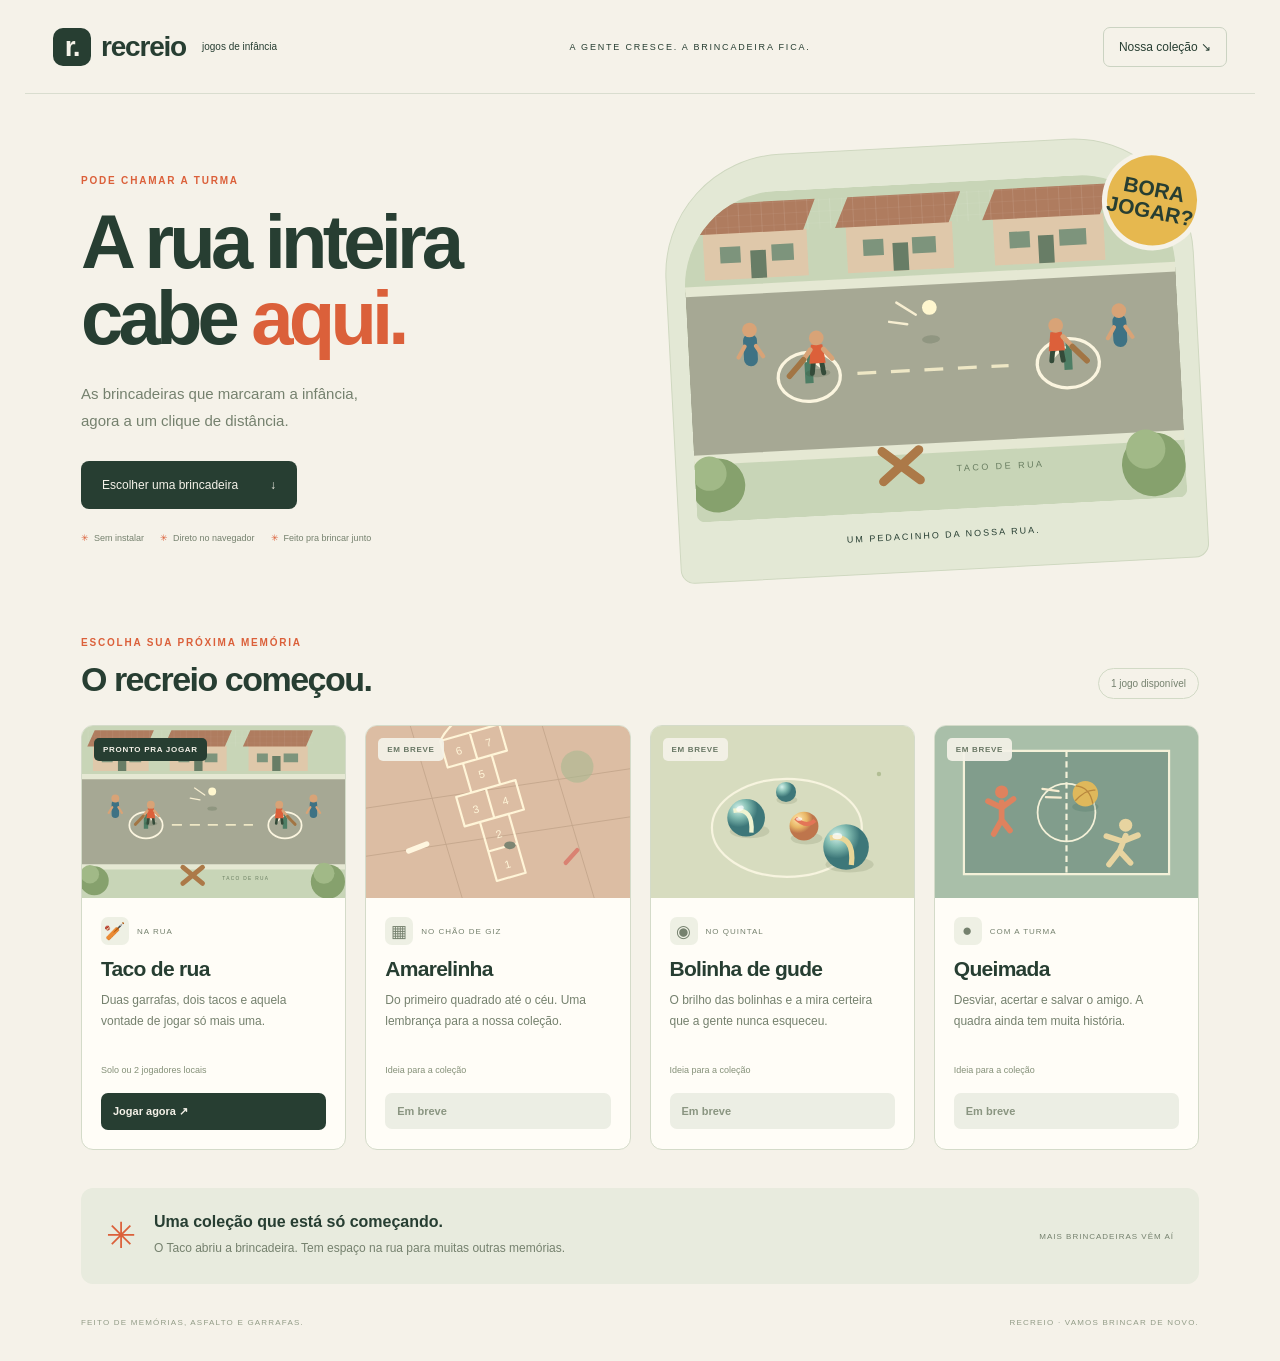
<file: index.html>
<!doctype html>
<html lang="pt-BR">
<head><meta charset="utf-8"><meta name="viewport" content="width=device-width, initial-scale=1"><meta name="theme-color" content="#f5f2e9"><meta name="description" content="Um lugar para reencontrar as brincadeiras da infância. Jogue taco no navegador e descubra nossa coleção."><title>Recreio — jogos de infância</title><link rel="stylesheet" href="hub.css"></head>
<body>
<header class="site-header"><a class="brand" href="./" aria-label="Recreio, início"><span class="brand-mark">r.</span>recreio<span class="brand-note">jogos de infância</span></a><span class="header-note">A GENTE CRESCE. A BRINCADEIRA FICA.</span><a class="collection-link" href="#colecao">Nossa coleção ↘</a></header>
<main id="hub">
<section class="hero"><div class="hero-copy"><p class="eyebrow">PODE CHAMAR A TURMA</p><h1>A rua inteira<br>cabe <em>aqui.</em></h1><p>As brincadeiras que marcaram a infância,<br>agora a um clique de distância.</p><a class="primary" href="#colecao">Escolher uma brincadeira <span>↓</span></a><div class="hero-tags"><span>Sem instalar</span><span>Direto no navegador</span><span>Feito pra brincar junto</span></div></div><div class="hero-art"><img src="assets/taco.svg" alt="Uma rua vista de cima com tacos, garrafas e uma bolinha"><span class="sticker">BORA<br>JOGAR?</span><span class="art-caption">UM PEDACINHO DA NOSSA RUA.</span></div></section>
<section id="colecao" class="collection"><div class="section-heading"><div><p class="eyebrow">ESCOLHA SUA PRÓXIMA MEMÓRIA</p><h2>O recreio começou.</h2></div><span id="gameCount" class="count">1 jogo disponível</span></div><div id="gameGrid" class="game-grid"></div></section>
<section class="memory-note"><span class="note-icon">✳</span><div><h3>Uma coleção que está só começando.</h3><p>O Taco abriu a brincadeira. Tem espaço na rua para muitas outras memórias.</p></div><span class="note-label">MAIS BRINCADEIRAS VÊM AÍ</span></section>
<footer><span>FEITO DE MEMÓRIAS, ASFALTO E GARRAFAS.</span><span>RECREIO · VAMOS BRINCAR DE NOVO.</span></footer>
</main>
<section id="player" class="player" hidden aria-label="Jogo aberto"><div class="player-toolbar"><button id="backToHub">← Voltar ao hub</button><div class="playing-title"><span class="playing-dot"></span><strong id="playingTitle">Taco de rua</strong><span>AGORA É SUA VEZ</span></div><button id="fullscreen" aria-pressed="false">⛶ Tela cheia</button></div><p id="playerStatus" role="status" aria-live="polite"></p><iframe id="gameFrame" title="Taco de rua" allow="fullscreen" allowfullscreen></iframe></section>
<script src="catalog.js"></script><script src="hub.js"></script>
</body></html>
</file>
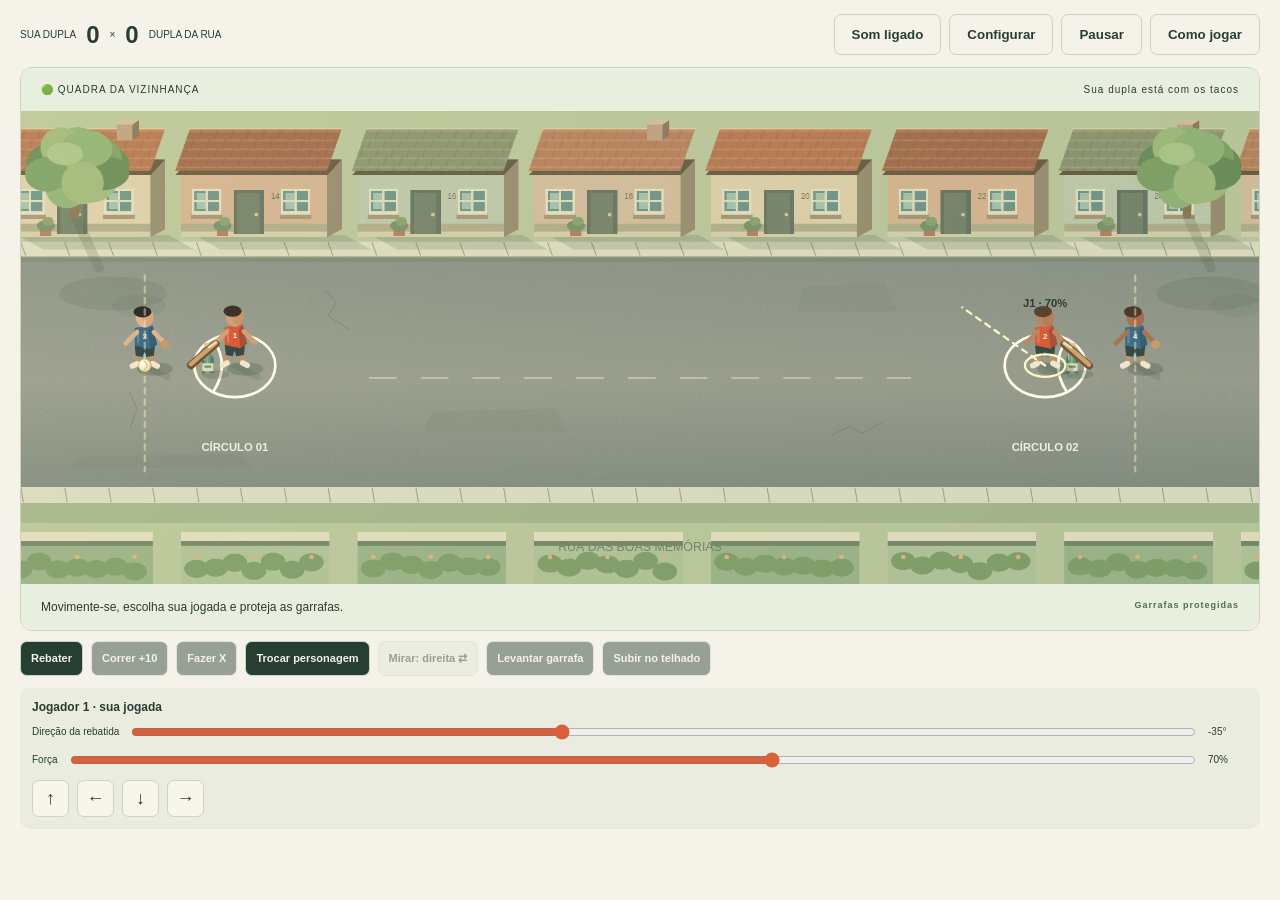
<file: games/taco/index.html>
<!doctype html>
<html lang="pt-BR"><head><meta charset="utf-8"><meta name="viewport" content="width=device-width,initial-scale=1"><title>Taco de rua</title><link rel="stylesheet" href="../../style.css"></head>
<body><header><a href="../../" target="_top">TACO <small>de rua</small></a><span>SOL NA RUA. JOGO NA MÃO.</span></header><main>
<div class="game-toolbar"><div class="compact-score"><span id="teamLabel">SUA DUPLA</span> <b id="score">0</b><span>×</span><b id="enemyScore">0</b> <span id="enemyLabel">DUPLA DA RUA</span><div class="progress" hidden><i id="progress"></i></div></div><div><button id="sound" aria-pressed="true">Som ligado</button><button id="settingsOpen">Configurar</button><button id="pause">Pausar</button><button id="help">Como jogar</button></div></div><section class="game"><div class="strip"><span>🟢 QUADRA DA VIZINHANÇA</span><span id="phase">Com os tacos</span></div><canvas id="field" width="1100" height="420" aria-label="Rua com dois círculos, garrafas, batedores e lançadores"></canvas><div class="strip bottom"><span id="message" role="status" aria-live="polite">A bola vem aí!</span><span id="danger">Garrafas protegidas</span></div></section>
<section class="actions"><button id="hit">Rebater / lançar</button><button id="run">Correr +10</button><button id="cross">Fazer X</button><button id="switch">Trocar personagem</button><button id="aim">Alvo: direita ⇄</button><button id="restore">Levantar garrafa</button><button id="climb">Subir no telhado</button></section><section id="localControls" hidden><div class="actions"><button id="p2hit">J2 · Lançar</button><button id="p2run">J2 · Correr</button><button id="p2cross">J2 · Fazer X</button><button id="p2switch">J2 · Trocar personagem</button><button id="p2restore">J2 · Levantar garrafa</button><button id="p2climb">J2 · Subir no telhado</button><button id="p2aim">J2 · Alvo</button></div></section><section class="skill-controls"><div><b>Jogador 1 · sua jogada</b><label>Direção da rebatida <input id="angle1" type="range" min="-180" max="180" value="-35"><output id="angleValue1">-35°</output></label><label>Força <input id="power1" type="range" min="20" max="100" value="70"><output id="powerValue1">70%</output></label><div class="dpad" aria-label="Movimento do jogador 1"><button data-move="w">↑</button><button data-move="a">←</button><button data-move="s">↓</button><button data-move="d">→</button></div></div><div id="skill2" hidden><b>Jogador 2 · sua jogada</b><label>Direção da rebatida <input id="angle2" type="range" min="-180" max="180" value="35"><output id="angleValue2">35°</output></label><label>Força <input id="power2" type="range" min="20" max="100" value="70"><output id="powerValue2">70%</output></label><div class="dpad" aria-label="Movimento do jogador 2"><button data-move="arrowup">↑</button><button data-move="arrowleft">←</button><button data-move="arrowdown">↓</button><button data-move="arrowright">→</button></div></div></section><footer>FEITO DE MEMÓRIAS, ASFALTO E GARRAFAS.<span>01 — O CLÁSSICO DA RUA</span></footer>
<dialog id="settings"><button id="settingsClose" aria-label="Fechar configurações">✕</button><h2>Sua partida</h2><section class="match-options"><label>Modo <select id="mode"><option value="solo">Contra o computador</option><option value="local">2 jogadores no mesmo aparelho</option></select></label><label>Sua dupla <select id="team"><option value="orange">Os irmãos · laranja</option><option value="blue">Turma do bairro · azul</option></select></label><label>Começar com <select id="startRole"><option value="bat">Os tacos</option><option value="ball">A bolinha</option></select></label></section><label id="mousePlayerLabel" hidden>Mouse controla <select id="mousePlayer"><option value="1">Jogador 1</option><option value="2">Jogador 2</option></select></label><label>Controle Xbox joga como <select id="padPlayer"><option value="2">Jogador 2 (modo local)</option><option value="1">Jogador 1</option></select></label><p id="gamepadStatus" role="status">Conecte o controle e aperte um botão nele.</p><label class="volume-control">Volume <input id="volume" type="range" min="0" max="100" value="45"><output id="volumeValue">45%</output></label><p class="audio-note">Efeitos sonoros ativados após seu primeiro clique ou tecla. O botão Som liga/desliga sem reiniciar a partida.</p><button id="restart">Aplicar e começar nova partida</button></dialog><dialog id="result"><p class="eyebrow">FIM DE PARTIDA</p><h2 id="resultTitle"></h2><p id="resultScore"></p><p id="resultStats"></p><button id="rematch">Bora uma revanche!</button><button id="dismissResult">Ver a rua</button></dialog><dialog id="rules"><button id="close" aria-label="Fechar">✕</button><p class="eyebrow">AS REGRAS DA NOSSA RUA</p><h2>Bora jogar taco?</h2><p><b>Controle Xbox USB:</b> conecte e aperte um botão. No modo local controla J2 por padrão (mude em Configurar); no solo controla J1. Analógico esquerdo move, direito mira. A rebate ou, segurando e soltando, lança; B troca personagem; X corre; Y levanta a garrafa caída do seu lado ou sobe/desce do telhado; direcional ↑ faz X; direcional ← muda alvo; LB/RB diminui/aumenta força; Menu pausa. Aperte um botão no jogo com o mouse primeiro para ativar o som.</p><p><b>Teclado J2:</b> setas movem, / troca personagem, Enter rebate/lança, L corre, K cruza tacos, M sobe/desce e O levanta a garrafa. J1 usa E para levantar.</p><p><b>Esbarrão:</b> pisar na garrafa pode derrubá-la sem trocar equipes. A corrida faz uma pausa para o lançador daquele lado ir levantá-la e voltar ao lugar. Use Levantar garrafa ou E/O. As marcas são de giz branco, com o arco interno atrás da garrafa.</p><p><b>Bolada não é rebatida:</b> acertar o jogador ou o taco do mesmo lado do lançador não libera corrida nem pontos. A defesa busca a bola e lança novamente. A rebatida precisa ser feita pelo batedor do lado contrário.</p><p><b>Lado da coleta:</b> rebatida do batedor da direita só pode ser recolhida pelo lançador da esquerda; rebatida da esquerda, só pelo lançador da direita. Vale no chão, no ar e no telhado, mesmo depois das corridas. Troque de personagem para controlar o lançador correto.</p><p><b>Pegar a bola:</b> bolas rápidas podem escapar das mãos e cair. Se a tentativa no ar falhar, não há vitória. Use os botões Subir/Descer para buscar no telhado; ficam disponíveis para a dupla lançadora quando existe uma bola no telhado.</p><p><b>Movimento livre:</b> J1 usa WASD e Q para alternar os dois personagens. J2 usa as setas e / para alternar. Fora do círculo, sua garrafa fica vulnerável. R (J1) ou L (J2) manda a dupla correr para os círculos opostos; você também pode mover cada personagem manualmente.</p><p><b>Rebatida:</b> escolha direção e força nos controles e aperte Espaço (J1) ou Enter (J2) quando a bola estiver perto do taco. A posição, a direção e a força mudam onde a bola cai.</p><p><b>Mouse no PC:</b> mova o cursor no campo para mirar a rebatida ou o lançamento. Clique esquerdo executa a jogada com a força escolhida; a rodinha para cima aumenta a força e para baixo diminui. Clique direito manda o personagem até um ponto. No modo local, escolha qual jogador usa o mouse. A mira da rebatida permite todas as direções.</p><p><b>Bolinha:</b> mova seu personagem até a bola para pegá-la. No PC, clique direito manda o personagem selecionado até um ponto. No toque, tocar no campo ajusta a mira com a bola na mão ou manda o personagem até um ponto sem a bola. Escolha uma garrafa com o botão de alvo ou mire livremente. Segure Espaço/Enter para carregar e solte para lançar. Os botões lançam usando a força escolhida.</p><p>Cada troca completa vale 10 pontos. Aos 100, X (J1) ou K (J2) leva os tacos ao meio. Se a bola ficar no telhado, a corrida continua até 100 pontos. A dupla da bola usa C (J1), M (J2) ou o botão para subir, recuperar e depois descer. Não pode lançar de cima do telhado. Pegar uma rebatida no ar, antes do primeiro toque no chão, dá vitória à dupla da bola. Depois de pegar a bola, o lançador pode recuar, mas não avançar além da linha de coleta. Uma nova rebatida permite buscar a bola mais à frente. P pausa. O modo e a dupla escolhidos são aplicados em “Nova partida”.</p><button id="play">Entendi, bora!</button></dialog><script src="../../audio.js"></script><script src="../../visuals.js"></script><script src="../../gamepad.js"></script><script src="../../game.js"></script></main></body></html>
</file>
<file: hub.css>
:root{--paper:#f5f2e9;--ink:#273e32;--orange:#db603a;--muted:#75816e}*{box-sizing:border-box}html{scroll-behavior:smooth}body{margin:0;background:var(--paper);color:var(--ink);font-family:Arial,sans-serif}a{color:inherit;text-decoration:none}button{font:inherit;cursor:pointer}button:focus-visible,a:focus-visible{outline:3px solid var(--orange);outline-offset:4px}[hidden]{display:none!important}.site-header{height:94px;max-width:1230px;margin:auto;display:flex;align-items:center;justify-content:space-between;padding:0 28px;border-bottom:1px solid #d9ddcf}.brand{display:flex;align-items:center;gap:10px;font-size:28px;font-weight:800;letter-spacing:-1.2px}.brand-mark{display:grid;place-items:center;width:38px;height:38px;background:var(--ink);color:var(--paper);border-radius:10px;font-size:28px}.brand-note{font-size:10px;letter-spacing:0;font-weight:400;margin-left:6px}.header-note{font-size:9px;letter-spacing:1.8px}.collection-link{font-size:12px;border:1px solid #cbd3c2;border-radius:7px;padding:12px 15px}main{max-width:1174px;margin:auto;padding:52px 28px 0}.hero{display:grid;grid-template-columns:1fr 1fr;gap:60px;align-items:center;padding-bottom:66px}.eyebrow{color:var(--orange);font-size:10px;letter-spacing:1.8px;font-weight:700;margin:0 0 18px}h1{font-size:76px;line-height:1;letter-spacing:-4.8px;margin:0 0 24px}h1 em{color:var(--orange);font-style:normal}.hero-copy>p:not(.eyebrow){color:var(--muted);font-size:15px;line-height:1.8}.primary{display:inline-flex;align-items:center;gap:32px;background:var(--ink);color:var(--paper);padding:17px 21px;border-radius:8px;font-size:12px;margin-top:12px}.primary:hover{background:#395d43}.hero-tags{display:flex;gap:16px;flex-wrap:wrap;margin-top:24px;font-size:9px;color:var(--muted)}.hero-tags span:before{content:'✳';color:var(--orange);margin-right:5px}.hero-art{position:relative;background:#e3e8d5;border-radius:120px 120px 14px 14px;transform:rotate(-3deg);padding:36px 18px 30px;border:1px solid #cfd8c0}.hero-art img{width:100%;display:block;border-radius:95px 95px 8px 8px}.sticker{position:absolute;right:-12px;top:15px;background:#e6b84f;width:100px;height:100px;border-radius:50%;display:grid;place-content:center;text-align:center;transform:rotate(14deg);font-weight:800;font-size:21px;line-height:1.05;border:5px solid var(--paper)}.art-caption{display:block;text-align:center;font-size:9px;letter-spacing:2px;margin-top:20px}.collection{scroll-margin-top:24px}.section-heading{display:flex;justify-content:space-between;align-items:end;margin-bottom:26px}.section-heading .eyebrow{margin-bottom:12px}h2{font-size:34px;letter-spacing:-1.5px;margin:0}.count{font-size:10px;color:var(--muted);border:1px solid #d2dac6;padding:9px 12px;border-radius:20px}.game-grid{display:grid;grid-template-columns:repeat(4,1fr);gap:19px}.game-card{border:1px solid #d4dbc9;border-radius:12px;overflow:hidden;background:#fffdf7;transition:transform .2s,box-shadow .2s}.game-card.playable:hover{transform:translateY(-5px);box-shadow:0 14px 28px #273e3210}.card-cover{display:block;height:172px;position:relative;background:#e2e8d8}.card-cover img{width:100%;height:100%;object-fit:cover}.badge{position:absolute;top:12px;left:12px;font-size:8px;letter-spacing:.7px;font-weight:700;padding:7px 9px;background:#f5f2e9eb;border-radius:5px;color:#687764}.badge.available{background:var(--ink);color:#f5f2e9}.card-body{padding:19px}.card-category{display:flex;align-items:center;gap:8px;color:var(--muted);font-size:8px;letter-spacing:1px}.game-icon{font-size:17px;display:grid;place-items:center;width:28px;height:28px;background:#eef0e4;border-radius:7px}.card-body h3{font-size:21px;letter-spacing:-.7px;margin:12px 0 9px}.card-body p{font-size:12px;line-height:1.7;color:var(--muted);min-height:61px;margin:0 0 14px}.players{display:block;font-size:9px;color:#849078;margin-bottom:18px}.card-button{width:100%;text-align:left;border:0;border-radius:7px;padding:12px;background:var(--ink);color:var(--paper);font-weight:600;font-size:11px}.card-button:hover{background:#395d43}.card-button:disabled{background:#eceee4;color:#8a9581;cursor:default}.memory-note{display:flex;align-items:center;gap:18px;margin-top:38px;padding:25px;background:#e8ebde;border-radius:12px}.note-icon{font-size:36px;color:var(--orange)}.memory-note h3{font-size:16px;margin:0 0 7px}.memory-note p{font-size:12px;line-height:1.7;color:var(--muted);margin:0}.note-label{margin-left:auto;white-space:nowrap;font-size:8px;letter-spacing:1px;color:var(--muted)}footer{display:flex;justify-content:space-between;padding:34px 0;font-size:8px;letter-spacing:1.2px;color:#929c87}.player{height:calc(100dvh - 94px);background:var(--paper);display:flex;flex-direction:column}.player-toolbar{min-height:64px;display:flex;align-items:center;justify-content:space-between;padding:12px 24px;gap:12px;border-bottom:1px solid #d5dbc9}.player-toolbar button{padding:10px 13px;border:1px solid #cbd3c2;border-radius:7px;background:#fffdf7;color:var(--ink);font-size:12px}.playing-title{display:flex;align-items:center;gap:10px;font-size:13px}.playing-title>span:last-child{font-size:8px;letter-spacing:1px;color:var(--muted);margin-left:10px}.playing-dot{width:7px;height:7px;border-radius:50%;background:var(--orange)}#gameFrame{flex:1;width:100%;border:0;min-height:0;background:var(--paper)}#playerStatus{margin:0;padding:0 20px;font-size:12px;line-height:1.6}#playerStatus:not(:empty){padding:10px 20px}.player:fullscreen{height:100dvh;width:100vw;background:var(--paper)}body.in-game{overflow:hidden}@media(max-width:1000px){.game-grid{grid-template-columns:repeat(2,1fr)}.hero{gap:30px}h1{font-size:62px}.header-note{display:none}.card-cover{height:200px}.note-label{display:none}}@media(max-width:600px){.site-header{height:76px;padding:0 16px}.brand{font-size:25px}.brand-note{display:none}.collection-link{font-size:10px;padding:10px}main{padding:32px 16px 0}.hero{grid-template-columns:1fr;gap:30px;padding-bottom:44px}h1{font-size:60px;letter-spacing:-3px}.hero-art{max-width:390px;width:90%;margin:0 auto;padding:20px 14px}.hero-tags{gap:10px}.sticker{width:80px;height:80px;font-size:18px}.hero-copy>p:not(.eyebrow){font-size:13px}.section-heading{align-items:center;gap:10px}h2{font-size:26px}.section-heading .eyebrow{font-size:8px;letter-spacing:1px}.count{font-size:8px;padding:8px;white-space:nowrap}.game-grid{gap:12px}.card-cover{height:128px}.badge{font-size:6px;left:8px;top:8px;padding:6px}.card-body{padding:12px}.card-body h3{font-size:18px}.card-body p{font-size:10px;min-height:68px}.card-category{font-size:7px;letter-spacing:.4px;gap:5px}.game-icon{width:23px;height:23px;font-size:15px}.players{font-size:8px;min-height:20px}.memory-note{padding:18px;gap:12px}.memory-note h3{font-size:14px}.memory-note p{font-size:11px}footer{font-size:7px}footer>span:last-child{display:none}.player{height:calc(100dvh - 76px)}.player-toolbar{padding:10px;min-height:60px}.player-toolbar button{font-size:10px;padding:10px 8px}.playing-title{font-size:11px;gap:5px}.playing-title>span:last-child{display:none}}@media(prefers-reduced-motion:reduce){html{scroll-behavior:auto}.game-card{transition:none}}
</file>
<file: style.css>
:root{--ink:#273e32;--paper:#f5f2e9;--orange:#db603a}*{box-sizing:border-box}body{margin:0;background:var(--paper);color:var(--ink);font-family:Arial,sans-serif}header{max-width:1200px;margin:auto;height:88px;display:flex;justify-content:space-between;align-items:center;border-bottom:1px solid #d9ddcf;padding:0 28px}header a{font-size:32px;font-weight:900;letter-spacing:-2px;text-decoration:none;color:var(--ink)}header small{font-size:12px;letter-spacing:0}header>span,.eyebrow{font-size:10px;letter-spacing:2px;font-weight:700}button{background:transparent;border:1px solid #cbd3c2;border-radius:7px;padding:12px 17px;color:var(--ink);font-weight:600;cursor:pointer}button:hover{background:#e1e7d7}button:focus-visible{outline:3px solid var(--orange)}main{max-width:1160px;margin:auto;padding:38px 28px}.intro{display:flex;align-items:center;justify-content:space-between;margin-bottom:28px}.eyebrow{color:var(--orange)}h1{font-size:66px;line-height:1;letter-spacing:-4px;margin:18px 0}h1 em{font-style:normal;color:var(--orange)}.intro p{color:#798472;font-size:13px;line-height:1.8}aside{background:#e9ecdf;width:245px;padding:24px;border:1px solid #d5ddc9;border-radius:12px}aside label{font-size:10px;letter-spacing:1px}aside strong{display:block;font-size:55px;letter-spacing:-3px;margin:12px 0}aside small{font-size:22px;color:#8e9b81;letter-spacing:-1px}aside p{font-size:10px!important}aside label:last-child{display:block;border-top:1px solid #cfd7c2;padding-top:16px}.progress{background:#d2dbc7;height:5px;border-radius:5px}.progress i{display:block;background:var(--orange);width:0;height:5px;transition:width .3s}.game{border:1px solid #cbd4bf;border-radius:12px;overflow:hidden}.strip{display:flex;justify-content:space-between;padding:16px 20px;font-size:10px;letter-spacing:1px;background:#e9efdf}.bottom{font-size:12px;letter-spacing:0;min-height:46px}.bottom>span:last-child{font-size:9px;letter-spacing:1px;color:#7b8972}canvas{display:block;width:100%;background:#dce4cd}.controls{display:flex;align-items:center;gap:24px;margin-top:20px;font-size:11px;color:#77836e}.controls button{margin-left:auto}kbd{display:inline-block;background:#fffdf7;border:1px solid #d1d9c7;border-bottom-width:3px;border-radius:5px;padding:8px;margin-right:6px;color:var(--ink);font-size:10px}.actions{display:flex;gap:10px;margin-top:16px}.actions button{background:var(--ink);color:var(--paper)}button[hidden]{display:none}footer{display:flex;justify-content:space-between;margin-top:34px;font-size:9px;letter-spacing:1px;color:#929c87}dialog{background:var(--paper);color:var(--ink);border:0;border-radius:14px;max-width:480px;padding:30px;line-height:1.6}dialog::backdrop{background:#20392bce}dialog p{font-size:14px}#close{float:right;border:0}#play{background:var(--ink);color:white}@media(max-width:650px){header{height:70px;padding:0 16px}header>span{display:none}main{padding:24px 14px}h1{font-size:46px}.intro{gap:14px}.intro p{font-size:11px}.eyebrow{font-size:8px;letter-spacing:1px}aside{width:150px;padding:15px}aside strong{font-size:38px}aside small{font-size:16px}aside label{font-size:8px}.controls{flex-wrap:wrap;gap:10px}.controls button{margin-left:0}.strip{padding:12px;font-size:8px}.bottom{font-size:10px}.bottom>span:last-child{display:none}.actions button{padding:13px 9px;font-size:11px;flex:1}footer{font-size:7px}footer span{display:none}}

.match-options{display:flex;align-items:center;gap:16px;margin:20px 0;font-size:11px;flex-wrap:wrap}.match-options label{display:flex;gap:8px;align-items:center}select{font:inherit;color:var(--ink);background:#fffdf7;border:1px solid #cbd3c2;border-radius:6px;padding:10px}#danger{margin-left:auto;color:#50704d;font-weight:700}#danger.exposed{color:#c34328}button:disabled{opacity:.4;cursor:default}.actions{flex-wrap:wrap}#aim{background:#e2e8d8;color:var(--ink)}.game.paused{opacity:.65}@media(max-width:650px){.match-options{gap:10px}.match-options label{flex:1;flex-wrap:wrap}#danger{margin-left:0}.actions button{min-width:90px}}

#localControls{margin-top:20px;padding:18px;background:#e9ecdf;border-radius:10px;font-size:12px;line-height:1.6}#localControls[hidden]{display:none}#result button{margin:5px 5px 0 0}#rematch{background:var(--ink);color:white}#resultTitle{font-size:28px}select{max-width:100%}

.skill-controls{display:flex;gap:20px;margin-top:20px}.skill-controls>div{flex:1;background:#e9ecdf;padding:16px;border-radius:10px;font-size:12px}.skill-controls label{display:flex;align-items:center;gap:10px;margin-top:12px;flex-wrap:wrap}.skill-controls input{flex:1;min-width:90px;accent-color:var(--orange)}.skill-controls output{min-width:40px}.skill-controls p{color:#6d7e65;line-height:1.6;margin-bottom:0}#skill2[hidden]{display:none}canvas{touch-action:none}.actions button{touch-action:manipulation}@media(max-width:650px){.skill-controls{flex-direction:column}}

.dpad{display:flex;gap:8px;margin-top:14px}.dpad button{min-width:45px;font-size:18px;background:#f8f6ec;touch-action:none;user-select:none}.dpad button:active{background:#d4ddc7}

.mouse-guide{display:flex;align-items:center;justify-content:space-between;gap:14px;flex-wrap:wrap;margin-top:18px;padding:14px 16px;border:1px solid #cbd3c2;border-radius:10px;font-size:12px;line-height:1.6}.mouse-guide b{color:var(--orange);margin-right:10px}.mouse-guide label{display:flex;align-items:center;gap:8px}.mouse-guide label[hidden]{display:none}canvas{cursor:crosshair}canvas:focus-visible{outline:3px solid var(--orange);outline-offset:-3px}

/* The hub provides navigation; leave the embedded game focused on its field. */
.embedded header,.embedded .intro,.embedded footer{display:none}.embedded main{max-width:1500px;padding:18px 24px}.embedded .match-options{margin-top:0}.embedded .game{margin-top:12px}@media(max-width:650px){.embedded main{padding:14px}}
/* Compact play screen: help and setup live in dialogs. */
header,.intro,footer{display:none}main,.embedded main{max-width:1400px;padding:14px 20px}.game-toolbar{display:flex;align-items:center;justify-content:space-between;gap:12px;margin-bottom:12px}.game-toolbar>div:last-child{display:flex;gap:8px}.compact-score{display:flex;align-items:center;gap:10px;font-size:10px}.compact-score b{font-size:24px}.skill-controls{margin-top:12px;gap:12px}.skill-controls>div{padding:12px}.skill-controls label{margin-top:8px;font-size:10px}.dpad{margin-top:10px}.dpad button{padding:7px;min-width:37px}.actions{margin-top:10px;gap:8px}.actions button{padding:10px;font-size:11px}#localControls{padding:12px;margin-top:12px}.game-bottom{padding:10px}#settings .match-options{flex-direction:column;align-items:stretch}#settingsClose{float:right;border:0}#settings #mousePlayerLabel{display:flex;gap:8px;align-items:center;margin:16px 0}#settings #mousePlayerLabel[hidden]{display:none}#rules{max-height:85dvh;overflow:auto}#close{position:sticky;top:0;background:var(--paper)}button:disabled{opacity:.45;cursor:default}@media(max-width:650px){main,.embedded main{padding:10px}.game-toolbar{flex-wrap:wrap}.game-toolbar>div:last-child{margin-left:auto}.game-toolbar button{font-size:10px;padding:9px}.compact-score{font-size:8px}.skill-controls{gap:8px}.skill-controls>div{padding:10px}.skill-controls input{min-width:60px}.actions button{min-width:85px}#danger{font-size:8px}}

.volume-control{display:flex;align-items:center;gap:10px;margin:18px 0;font-size:13px}.volume-control input{flex:1;accent-color:var(--orange)}.audio-note{font-size:11px;color:#75816e}#sound[aria-pressed="false"]{opacity:.6}
</file>
